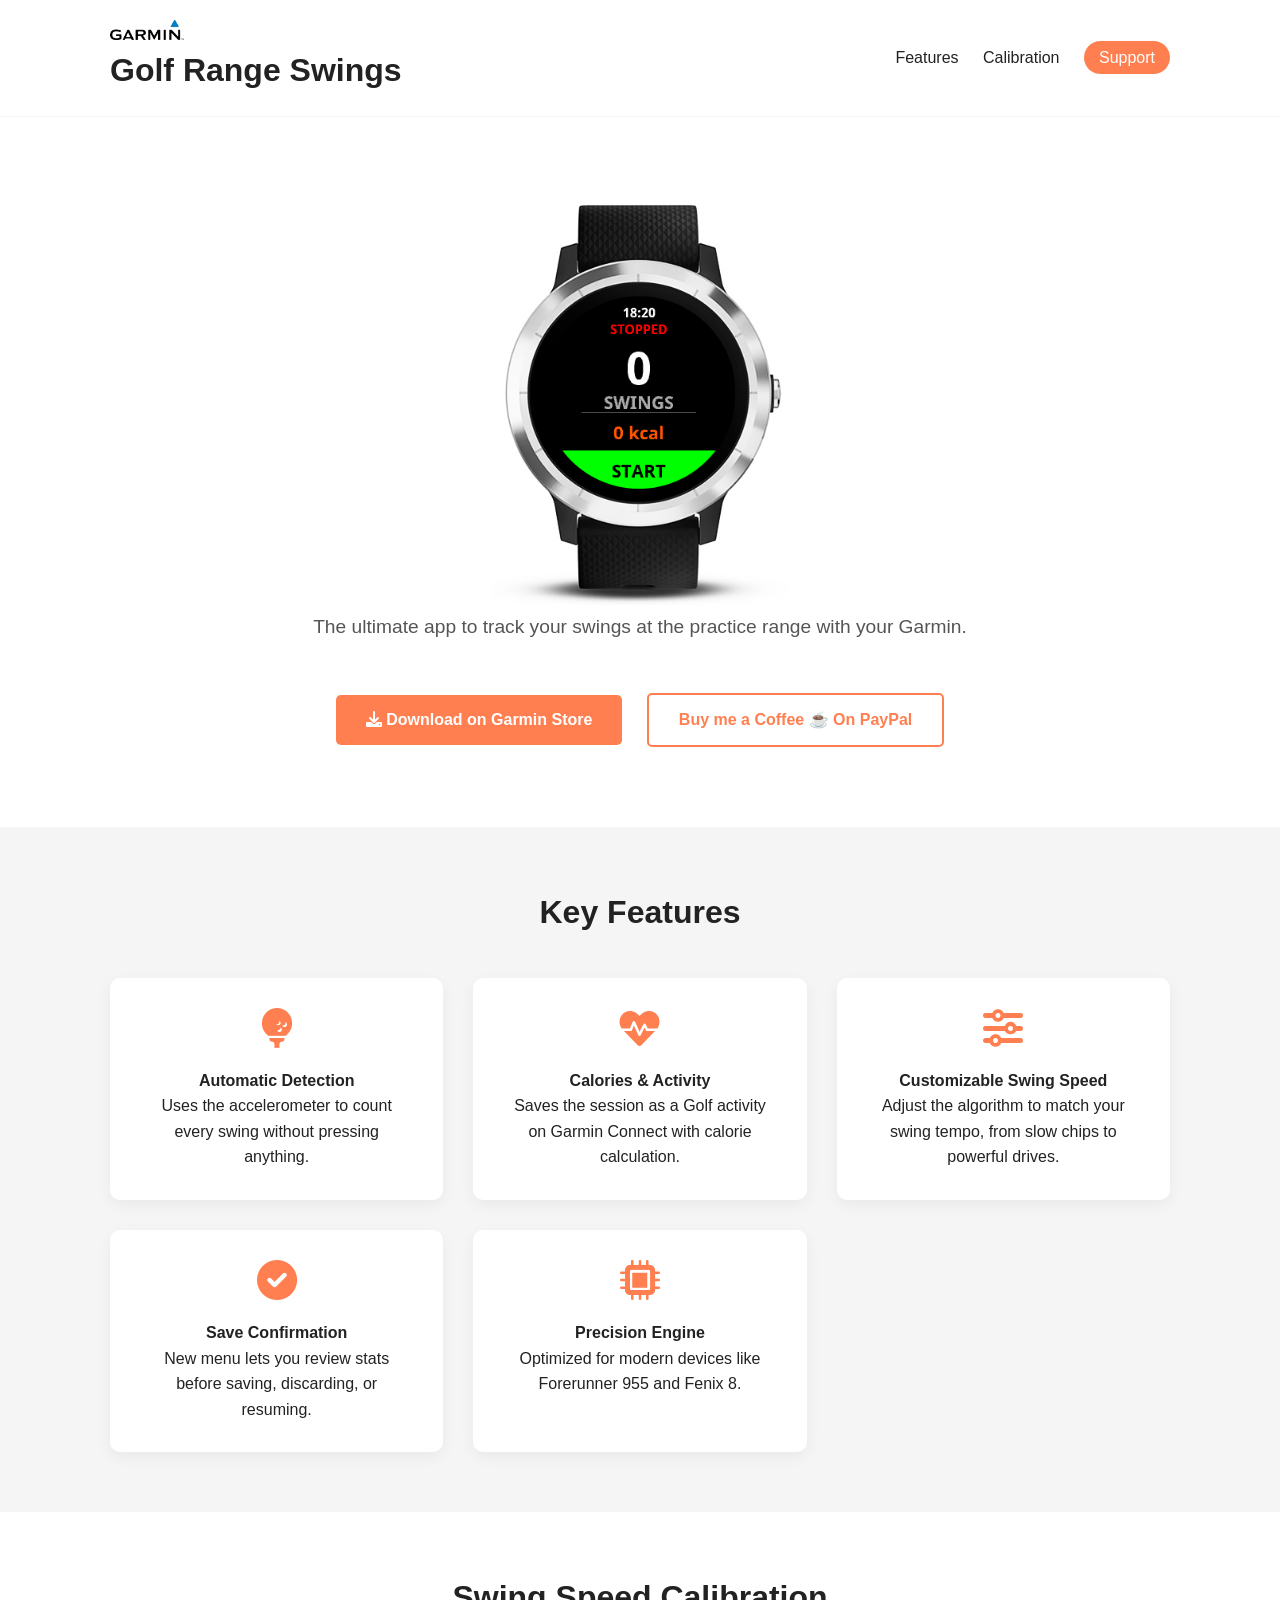
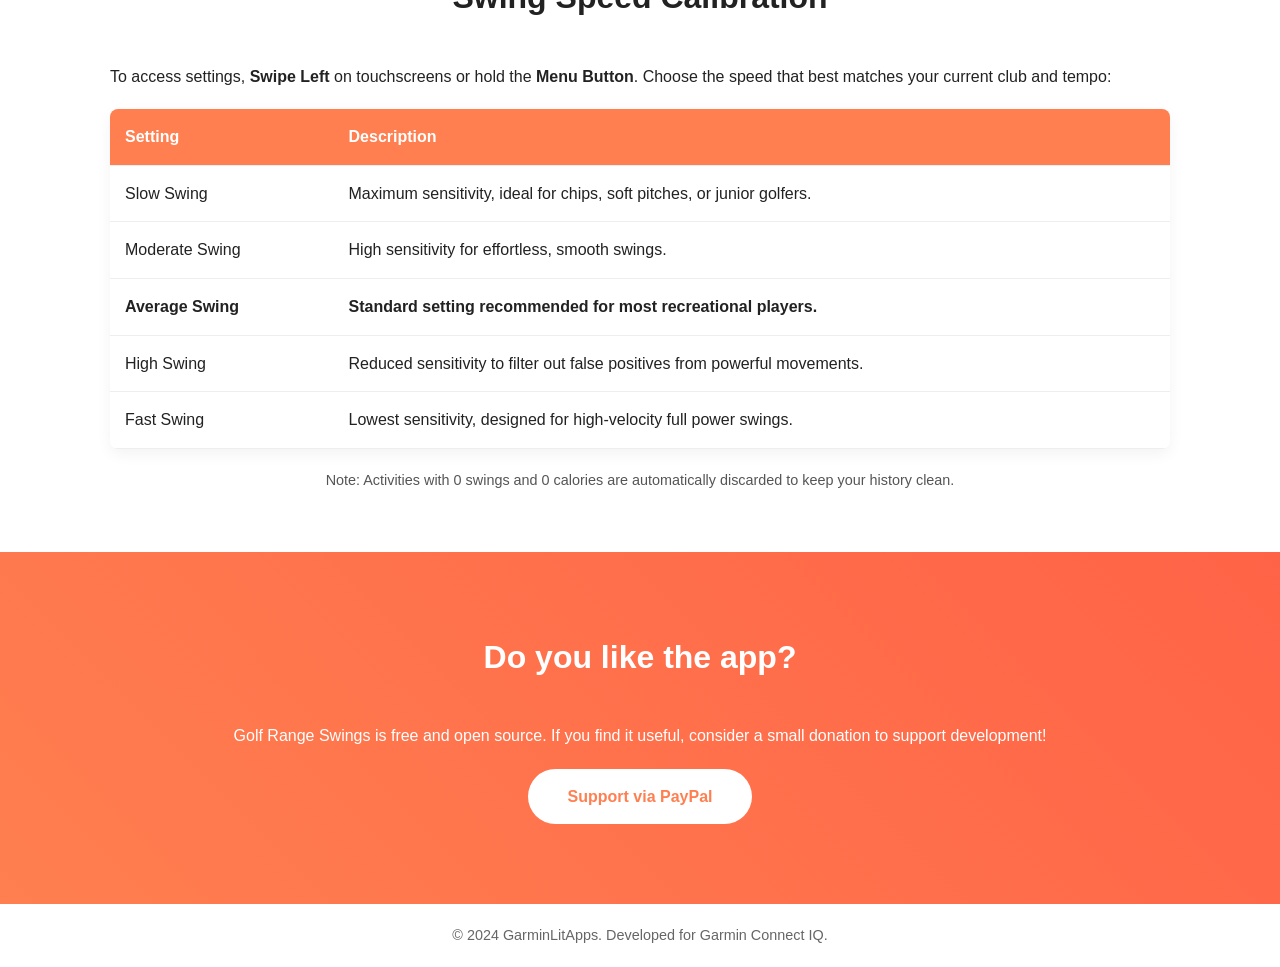
<file: docs/index.html>
<!DOCTYPE html>
<html lang="en">
<head>
    <meta charset="UTF-8">
    <meta name="viewport" content="width=device-width, initial-scale=1.0">
    <title>Golf Range Swings | GarminLitApps</title>
    <link rel="stylesheet" href="style.css">
    <link rel="stylesheet" href="https://cdnjs.cloudflare.com/ajax/libs/font-awesome/6.0.0/css/all.min.css">
</head>
<body>

    <header>
        <div class="container">
            <div class="branding">
                <img src="Garmin_logo.png" alt="Garmin Logo" class="header-logo">
                <h1>Golf Range Swings</h1>
            </div>
            <button class="menu-toggle" aria-label="Toggle Menu" onclick="toggleMenu()">
                <i class="fas fa-bars"></i>
            </button>
            <nav>
                <a href="#features">Features</a>
                <a href="#calibration">Calibration</a>
                <a href="#donate" class="btn-nav">Support</a>
            </nav>
        </div>
    </header>

    <section class="hero">
        <div class="container">
            <div class="hero-content">
                <img src="watch-screenshot.png" alt="Golf Range Swings Screenshot" class="smartwatch-screenshot">
                <p>The ultimate app to track your swings at the practice range with your Garmin.</p>
                <div class="buttons">
                    <a href="https://apps.garmin.com/apps/69ac0142-1335-4037-bd18-a0543f2a9be7" target="_blank" class="btn btn-primary"><i class="fas fa-download"></i> Download on Garmin Store</a>
                    <a href="http://paypal.me/lellitosss" target="_blank" class="btn btn-secondary">Buy me a Coffee ☕ On PayPal</a>
                </div>
            </div>
        </div>
    </section>

    <section id="features" class="features">
        <div class="container">
            <h3>Key Features</h3>
            <div class="grid">
                <div class="card">
                    <i class="fas fa-golf-ball"></i>
                    <h4>Automatic Detection</h4>
                    <p>Uses the accelerometer to count every swing without pressing anything.</p>
                </div>
                <div class="card">
                    <i class="fas fa-heartbeat"></i>
                    <h4>Calories & Activity</h4>
                    <p>Saves the session as a Golf activity on Garmin Connect with calorie calculation.</p>
                </div>
                <div class="card">
                    <i class="fas fa-sliders-h"></i>
                    <h4>Customizable Swing Speed</h4>
                    <p>Adjust the algorithm to match your swing tempo, from slow chips to powerful drives.</p>
                </div>
                <div class="card">
                    <i class="fas fa-check-circle"></i>
                    <h4>Save Confirmation</h4>
                    <p>New menu lets you review stats before saving, discarding, or resuming.</p>
                </div>
                <div class="card">
                    <i class="fas fa-microchip"></i>
                    <h4>Precision Engine</h4>
                    <p>Optimized for modern devices like Forerunner 955 and Fenix 8.</p>
                </div>
            </div>
        </div>
    </section>

    <section id="calibration" class="calibration">
        <div class="container">
            <h3>Swing Speed Calibration</h3>
            <p>To access settings, <strong>Swipe Left</strong> on touchscreens or hold the <strong>Menu Button</strong>. Choose the speed that best matches your current club and tempo:</p>
            
            <div class="table-responsive">
                <table>
                    <thead>
                        <tr>
                            <th>Setting</th>
                            <th>Description</th>
                        </tr>
                    </thead>
                    <tbody>
                        <tr>
                            <td>Slow Swing</td>
                            <td>Maximum sensitivity, ideal for chips, soft pitches, or junior golfers.</td>
                        </tr>
                        <tr>
                            <td>Moderate Swing</td>
                            <td>High sensitivity for effortless, smooth swings.</td>
                        </tr>
                        <tr>
                            <td><strong>Average Swing</strong></td>
                            <td><strong>Standard setting recommended for most recreational players.</strong></td>
                        </tr>
                        <tr>
                            <td>High Swing</td>
                            <td>Reduced sensitivity to filter out false positives from powerful movements.</td>
                        </tr>
                        <tr>
                            <td>Fast Swing</td>
                            <td>Lowest sensitivity, designed for high-velocity full power swings.</td>
                        </tr>
                    </tbody>
                </table>
            </div>
            <p style="text-align: center; margin-top: 20px; font-size: 0.9rem; color: var(--text-gray);">Note: Activities with 0 swings and 0 calories are automatically discarded to keep your history clean.</p>
        </div>
    </section>

    <section id="donate" class="donate">
        <div class="container">
            <h3>Do you like the app?</h3>
            <p>Golf Range Swings is free and open source. If you find it useful, consider a small donation to support development!</p>
            <a href="http://paypal.me/lellitosss" target="_blank" class="btn btn-donate">Support via PayPal</a>
        </div>
    </section>

    <footer>
        <p>&copy; 2024 GarminLitApps. Developed for Garmin Connect IQ.</p>
    </footer>

    <script>
        function toggleMenu() {
            document.querySelector('nav').classList.toggle('active');
        }
    </script>

</body>
</html>
</file>
<file: docs/style.css>
:root {
    --primary: #FF7F50; /* Coral */
    --dark: #ffffff;    /* Sfondo principale (Bianco) */
    --light: #222222;   /* Testo principale (Scuro) */
    --gray: #f5f5f5;    /* Sfondo secondario (Grigio Chiaro) */
    --text-gray: #555555;
}

* {
    margin: 0;
    padding: 0;
    box-sizing: border-box;
    font-family: 'Segoe UI', Tahoma, Geneva, Verdana, sans-serif;
}
.smartwatch-screenshot {
    width: 300px;
}
body {
    background-color: var(--dark);
    color: var(--light);
    line-height: 1.6;
}

.container {
    max-width: 1100px;
    margin: 0 auto;
    padding: 0 20px;
}

/* Header */
header {
    padding: 20px 0;
    border-bottom: 1px solid var(--gray);
}

header .container {
    display: flex;
    justify-content: space-between;
    align-items: center;
}

.branding {
    display: flex;
    flex-direction: column;
    align-items: flex-start;
}

.header-logo {
    height: 20px;
    width: auto;
    margin-bottom: 5px;
}

nav a {
    color: var(--light);
    text-decoration: none;
    margin-left: 20px;
    font-weight: 500;
}

.btn-nav {
    background: var(--primary);
    padding: 8px 15px;
    border-radius: 20px;
    color: var(--dark) !important;
}

/* Hamburger Menu Button (Hidden on Desktop) */
.menu-toggle {
    display: none;
    background: none;
    border: none;
    color: var(--light);
    font-size: 1.5rem;
    cursor: pointer;
}

/* Hero Section */
.hero {
    padding: 80px 0;
    text-align: center;
}
.hero h2 {
    font-size: 3rem;
    margin-bottom: 20px;
    color: var(--primary);
}

.hero p {
    font-size: 1.2rem;
    color: var(--text-gray);
    margin-bottom: 40px;
}

.buttons .btn {
    display: inline-block;
    padding: 12px 30px;
    margin: 0 10px;
    margin-top: 10px;
    text-decoration: none;
    border-radius: 5px;
    font-weight: bold;
    transition: transform 0.2s;
}

.buttons .btn:hover {
    transform: translateY(-2px);
}

.btn-primary {
    background-color: var(--primary);
    color: var(--dark);
}

.btn-secondary {
    background-color: transparent;
    border: 2px solid var(--primary);
    color: var(--primary);
}

/* Watch Mockup (CSS Only) */
.watch-mockup {
    width: 200px;
    height: 200px;
    background: #000;
    border: 10px solid #333;
    border-radius: 50%;
    margin: 50px auto 0;
    display: flex;
    align-items: center;
    justify-content: center;
    box-shadow: 0 0 20px rgba(76, 175, 80, 0.2);
}

.screen {
    text-align: center;
}

.recording { display: block; color: var(--primary); font-size: 0.8rem; margin-bottom: 10px; }
.count { display: block; color: white; font-size: 3rem; line-height: 1; font-weight: bold; }
.label { display: block; color: #888; font-size: 0.9rem; }

/* Features */
.features {
    padding: 60px 0;
    background-color: var(--gray);
}

.features h3, .calibration h3, .donate h3 {
    text-align: center;
    font-size: 2rem;
    margin-bottom: 40px;
}

.grid {
    display: grid;
    grid-template-columns: repeat(auto-fit, minmax(250px, 1fr));
    gap: 30px;
}

.card {
    background: var(--dark);
    padding: 30px;
    border-radius: 10px;
    text-align: center;
    box-shadow: 0 5px 15px rgba(0,0,0,0.05);
}

.card i {
    font-size: 2.5rem;
    color: var(--primary);
    margin-bottom: 20px;
}

/* Calibration Table */
.calibration {
    padding: 60px 0;
}

table {
    width: 100%;
    border-collapse: collapse;
    margin-top: 20px;
    background: var(--dark);
    border-radius: 8px;
    overflow: hidden;
    box-shadow: 0 5px 15px rgba(0,0,0,0.05);
}

th, td {
    padding: 15px;
    text-align: left;
    border-bottom: 1px solid #eee;
}

th {
    background-color: var(--primary);
    color: white;
}

/* Donate */
.donate {
    padding: 80px 0;
    text-align: center;
    background: linear-gradient(45deg, #FF7F50, #FF6347);
    color: white;
}

.btn-donate {
    display: inline-block;
    margin-top: 20px;
    padding: 15px 40px;
    background: white;
    color: var(--primary);
    text-decoration: none;
    border-radius: 30px;
    font-weight: bold;
}

footer {
    text-align: center;
    padding: 20px;
    color: #666;
    font-size: 0.9rem;
}

/* --- RESPONSIVE DESIGN (Mobile) --- */
@media (max-width: 768px) {
    .menu-toggle {
        display: block; /* Mostra il bottone hamburger */
    }

    header .container {
        position: relative;
    }

    nav {
        display: none; /* Nascondi menu di default su mobile */
        position: absolute;
        top: 100%;
        left: 0;
        width: 100%;
        background-color: var(--dark);
        flex-direction: column;
        padding: 20px 0;
        box-shadow: 0 5px 10px rgba(0,0,0,0.1);
        z-index: 1000;
        text-align: center;
    }

    nav.active {
        display: flex; /* Mostra quando attivo */
    }

    nav a {
        display: block;
        margin: 15px 0;
        margin-left: 0;
    }

    .hero h2 {
        font-size: 2.2rem;
    }

    .hero-content {
        padding: 0 10px;
    }
      .branding h1 {
    font-size: 1.5rem;
}
.smartwatch-screenshot {
    width: 200px;
}
.hero {
    padding: 20px 0;
}
}
</file>
